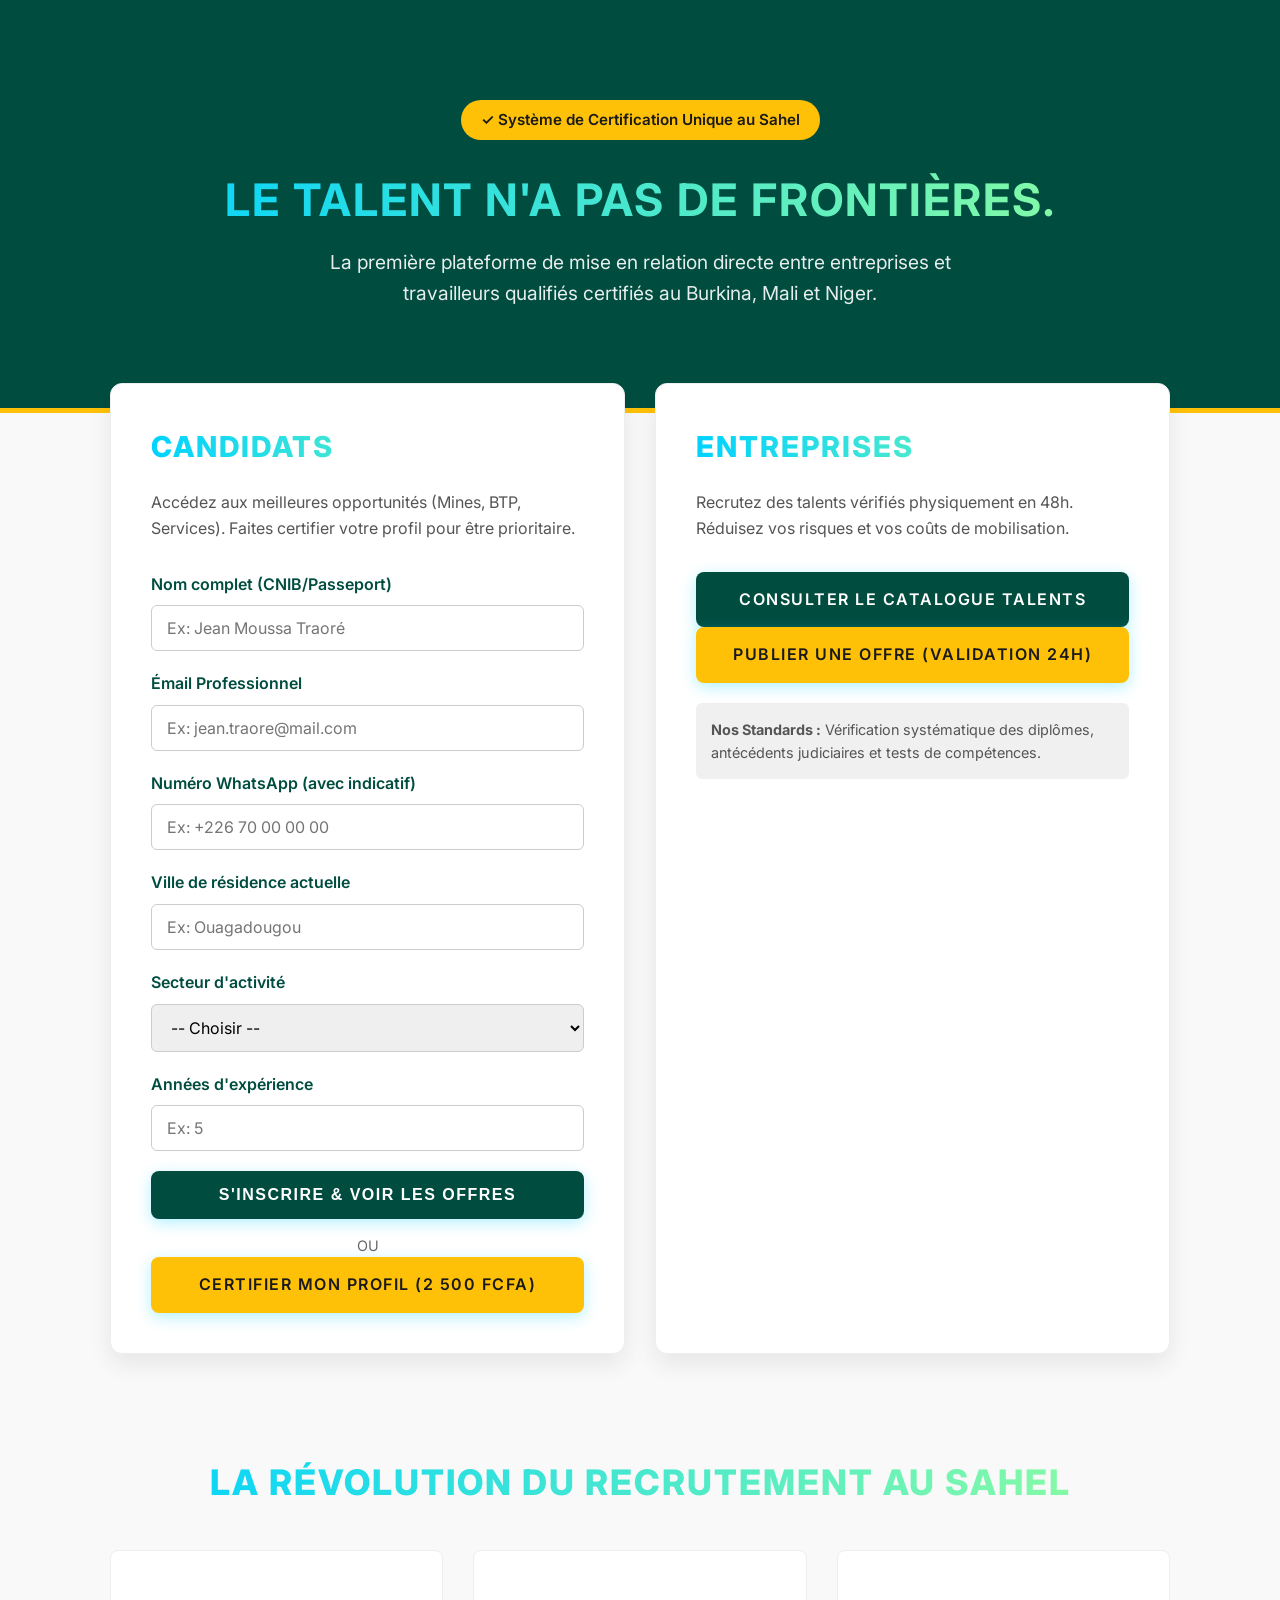
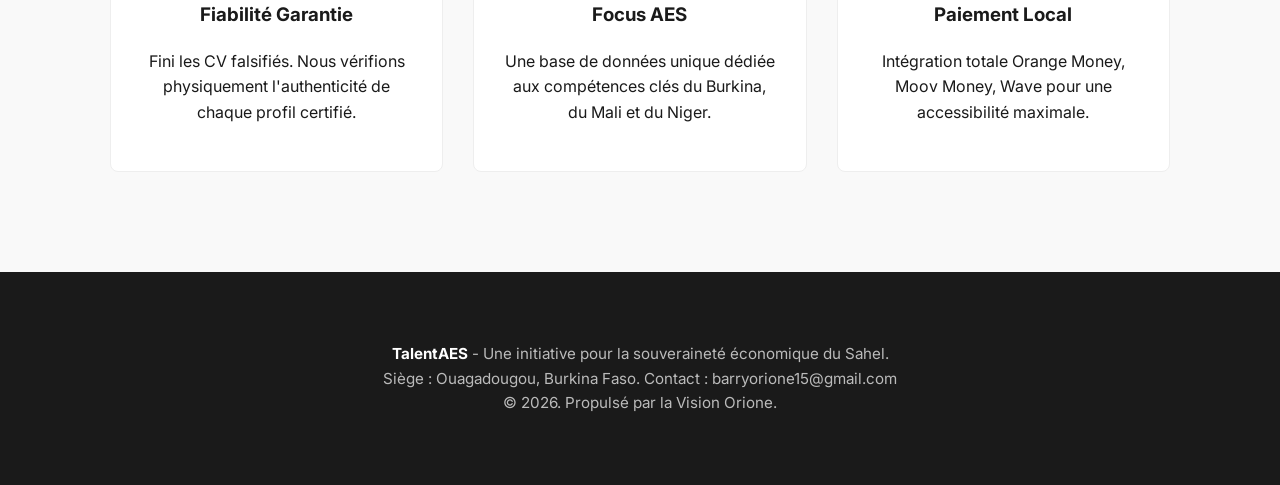
<file: index.html>
<!DOCTYPE html>
<html lang="fr">
<head>
    <meta charset="UTF-8">
    <meta name="viewport" content="width=device-width, initial-scale=1.0">
    <title>TalentAES | Le Recrutement Certifié au Sahel (Burkina, Mali, Niger)</title>
    <link href="https://fonts.googleapis.com/css2?family=Inter:wght@400;600;700&display=swap" rel="stylesheet">
    
    <link rel="stylesheet" href="/style.css">

    <script src="https://identity.netlify.com/v1/netlify-identity-widget.js"></script>
    <script>
      if (window.netlifyIdentity) {
        window.netlifyIdentity.on("init", user => {
          if (!user) {
            window.netlifyIdentity.on("login", () => {
              document.location.href = "/admin/";
            });
          }
        });
      }
    </script>

    <style>
        :root { 
            --primary: #004d40; /* Vert émeraude profond */
            --secondary: #ffc107; /* Jaune ambre */
            --dark: #1a1a1a; 
            --light: #f9f9f9; 
            --white: #ffffff;
            --success: #2ecc71;
            --error: #e74c3c;
        }
        
        * { box-sizing: border-box; }
        body { font-family: 'Inter', sans-serif; margin: 0; padding: 0; color: var(--dark); background: var(--light); line-height: 1.6; }
        .container { max-width: 1100px; margin: auto; padding: 20px; }
        header { background: var(--primary); color: var(--white); padding: 80px 20px; text-align: center; border-bottom: 5px solid var(--secondary); }
        header h1 { font-size: 2.8rem; margin: 10px 0; font-weight: 700; }
        header p { font-size: 1.2rem; max-width: 700px; margin: auto; opacity: 0.9; }
        .badge-verified { background: var(--secondary); color: var(--dark); padding: 8px 20px; border-radius: 25px; font-weight: 600; font-size: 0.95rem; display: inline-block; margin-bottom: 15px; }
        .main-grid { display: grid; grid-template-columns: repeat(auto-fit, minmax(320px, 1fr)); gap: 30px; margin-top: -50px; }
        .card { background: var(--white); padding: 40px; border-radius: 12px; box-shadow: 0 10px 25px rgba(0,0,0,0.08); border: 1px solid #eee; transition: transform 0.3s; }
        .card:hover { transform: translateY(-5px); }
        .card h2 { color: var(--primary); font-size: 1.8rem; margin-top: 0; }
        .card p { color: #555; margin-bottom: 30px; }
        .btn { display: inline-block; padding: 15px 30px; border-radius: 8px; text-decoration: none; font-weight: 600; text-align: center; transition: 0.3s; width: 100%; border: none; cursor: pointer; font-size: 1rem; }
        .btn-primary { background: var(--primary); color: var(--white); }
        .btn-primary:hover { background: #003d33; }
        .btn-secondary { background: var(--secondary); color: var(--dark); }
        .btn-secondary:hover { background: #e6ac00; }
        .form-group { margin-bottom: 20px; text-align: left; }
        label { display: block; margin-bottom: 8px; font-weight: 600; color: var(--primary); }
        input, select, textarea { width: 100%; padding: 12px 15px; border: 1px solid #ccc; border-radius: 6px; font-family: 'Inter', sans-serif; font-size: 1rem; }
        .section-title { text-align: center; margin-top: 80px; margin-bottom: 40px; color: var(--primary); font-size: 2.2rem; }
        .features-grid { display: grid; grid-template-columns: repeat(auto-fit, minmax(250px, 1fr)); gap: 30px; text-align: center; }
        .feature-item { background: var(--white); padding: 30px; border-radius: 8px; border: 1px solid #eee; }
        footer { background: var(--dark); color: rgba(255,255,255,0.7); text-align: center; padding: 50px 20px; margin-top: 80px; font-size: 0.95rem; }
        footer strong { color: var(--white); }
        #notification { position: fixed; top: 20px; right: 20px; padding: 15px 25px; border-radius: 8px; color: white; display: none; z-index: 1000; box-shadow: 0 4px 12px rgba(0,0,0,0.2); }
        .notif-success { background-color: var(--success); }
        .notif-error { background-color: var(--error); }
        @media (max-width: 600px) { header h1 { font-size: 2rem; } .card { padding: 25px; } }
    </style>
</head>
<body>

<div id="notification"></div>

<header>
    <div class="container">
        <span class="badge-verified">✓ Système de Certification Unique au Sahel</span>
        <h1>Le Talent n'a pas de Frontières.</h1>
        <p>La première plateforme de mise en relation directe entre entreprises et travailleurs qualifiés certifiés au Burkina, Mali et Niger.</p>
    </div>
</header>

<div class="container">
    <div class="main-grid">
        <div class="card" id="candidat-card">
            <h2>Candidats</h2>
            <p>Accédez aux meilleures opportunités (Mines, BTP, Services). Faites certifier votre profil pour être prioritaire.</p>
            
            <form id="candidatForm">
                <div class="form-group">
                    <label>Nom complet (CNIB/Passeport)</label>
                    <input type="text" name="nom" id="nom" required placeholder="Ex: Jean Moussa Traoré">
                </div>
                <div class="form-group">
                    <label>Émail Professionnel</label>
                    <input type="email" name="email" id="email" required placeholder="Ex: jean.traore@mail.com">
                </div>
                <div class="form-group">
                    <label>Numéro WhatsApp (avec indicatif)</label>
                    <input type="tel" name="whatsapp" id="whatsapp" required placeholder="Ex: +226 70 00 00 00">
                </div>
                <div class="form-group">
                    <label>Ville de résidence actuelle</label>
                    <input type="text" name="ville" id="ville" required placeholder="Ex: Ouagadougou">
                </div>
                <div class="form-group">
                    <label>Secteur d'activité</label>
                    <select name="secteur" id="secteur" required>
                        <option value="">-- Choisir --</option>
                        <option value="Mines">Mines & Carrières</option>
                        <option value="BTP">BTP & Construction</option>
                        <option value="Logistique">Logistique & Transport</option>
                        <option value="Maintenance">Maintenance Industrielle</option>
                        <option value="Administration">Administration / RH</option>
                    </select>
                </div>
                <div class="form-group">
                    <label>Années d'expérience</label>
                    <input type="number" name="experience" id="experience" required placeholder="Ex: 5">
                </div>
                
                <button type="submit" class="btn btn-primary" id="submitBtn">S'INSCRIRE & VOIR LES OFFRES</button>
            </form>
            
            <div style="text-align: center; margin-top: 15px; font-size: 0.9rem; color: #666;">OU</div>
            
            <a href="https://my.moneyfusion.net/69c7ac9067e002263bc5ecba" class="btn btn-secondary" target="_blank">Certifier mon Profil (2 500 FCFA)</a>
        </div>

        <div class="card">
            <h2>Entreprises</h2>
            <p>Recrutez des talents vérifiés physiquement en 48h. Réduisez vos risques et vos coûts de mobilisation.</p>
            <a href="catalogue.html" class="btn btn-primary">Consulter le Catalogue Talents</a>
            <a href="https://wa.me/22669270750?text=Bonjour TalentAES, je souhaite publier une offre d'emploi" class="btn btn-secondary">Publier une Offre (Validation 24h)</a>
            <div style="margin-top: 20px; font-size: 0.9rem; color: #555; background: #f0f0f0; padding: 15px; border-radius: 6px;">
                <strong>Nos Standards :</strong> Vérification systématique des diplômes, antécédents judiciaires et tests de compétences.
            </div>
        </div>
    </div>

    <h2 class="section-title">La Révolution du Recrutement au Sahel</h2>
    <div class="features-grid">
        <div class="feature-item">
            <h3>Fiabilité Garantie</h3>
            <p>Fini les CV falsifiés. Nous vérifions physiquement l'authenticité de chaque profil certifié.</p>
        </div>
        <div class="feature-item">
            <h3>Focus AES</h3>
            <p>Une base de données unique dédiée aux compétences clés du Burkina, du Mali et du Niger.</p>
        </div>
        <div class="feature-item">
            <h3>Paiement Local</h3>
            <p>Intégration totale Orange Money, Moov Money, Wave pour une accessibilité maximale.</p>
        </div>
    </div>
</div>

<footer>
    <div class="container">
        <strong>TalentAES</strong> - Une initiative pour la souveraineté économique du Sahel.<br>
        Siège : Ouagadougou, Burkina Faso. Contact : barryorione15@gmail.com<br>
        &copy; 2026. Propulsé par la Vision Orione.
    </div>
</footer>

<script>
    const form = document.getElementById('candidatForm');
    const submitBtn = document.getElementById('submitBtn');
    const notification = document.getElementById('notification');

    form.addEventListener('submit', function(e) {
        e.preventDefault();
        submitBtn.disabled = true;
        submitBtn.innerText = 'Envoi en cours...';
        
        const nom = document.getElementById('nom').value;
        const whatsapp = document.getElementById('whatsapp').value;
        const secteur = document.getElementById('secteur').value;
        const ville = document.getElementById('ville').value;

        const monNumero = "22669270750"; 
        
        const message = `Bonjour TalentAES, nouvelle inscription candidate :%0A` +
                        `- Nom : ${nom}%0A` +
                        `- WhatsApp : ${whatsapp}%0A` +
                        `- Ville : ${ville}%0A` +
                        `- Secteur : ${secteur}`;

        showNotification('Succès ! Redirection vers les offres...', 'success');
        window.open(`https://wa.me/${monNumero}?text=${message}`, '_blank');

        setTimeout(() => {
            window.location.href = "emplois.html";
        }, 2000);
    });

    function showNotification(message, type) {
        notification.innerText = message;
        notification.className = type === 'success' ? 'notif-success' : 'notif-error';
        notification.style.display = 'block';
        setTimeout(() => { notification.style.display = 'none'; }, 5000);
    }
</script>

</body>
</html>
</file>
<file: style.css>
/* =========================================
   STYLE MODERNE & FUTURISTE - TALENT AES
   ========================================= */

:root {
  --primary: #00d2ff;    /* Bleu électrique */
  --secondary: #3a7bd5;  /* Bleu profond */
  --dark-bg: #0f172a;    /* Fond nuit moderne */
  --card-bg: rgba(255, 255, 255, 0.05); /* Effet verre */
  --glass-border: rgba(255, 255, 255, 0.1);
}

/* Fond du site avec un dégradé élégant */
body {
  background: linear-gradient(135deg, #0f172a 0%, #1e293b 100%);
  background-attachment: fixed; /* Le fond reste fixe au défilement */
  color: #f8fafc;
  font-family: 'Segoe UI', Roboto, Helvetica, Arial, sans-serif;
  line-height: 1.6;
  margin: 0;
  padding: 0;
}

/* Titres futuristes avec effet de dégradé sur le texte */
h1, h2, .titre-annonce {
  text-transform: uppercase;
  letter-spacing: 2px;
  background: linear-gradient(to right, #00d2ff, #92fe9d);
  -webkit-background-clip: text;
  -webkit-text-fill-color: transparent;
  font-weight: 800;
  margin-bottom: 20px;
}

/* --- CARTES D'ANNONCES & TALENTS (EFFET GLASSMORPHISM) --- */
.card, .offre-item, .talent-card {
  background: var(--card-bg);
  backdrop-filter: blur(12px); /* Effet flou derrière la carte */
  -webkit-backdrop-filter: blur(12px);
  border: 1px solid var(--glass-border);
  border-left: 4px solid var(--primary); /* Barre lumineuse latérale */
  border-radius: 15px;
  padding: 25px;
  margin-bottom: 20px;
  transition: all 0.4s cubic-bezier(0.175, 0.885, 0.32, 1.275);
}

/* Animation au survol des cartes */
.card:hover, .offre-item:hover, .talent-card:hover {
  transform: translateY(-8px);
  box-shadow: 0 15px 35px rgba(0, 210, 255, 0.2);
  border: 1px solid var(--primary);
  background: rgba(255, 255, 255, 0.08);
}

/* --- BOUTONS FUTURISTES --- */
button, .btn, .cta-button {
  background: linear-gradient(90deg, var(--primary), var(--secondary));
  border: none;
  border-radius: 50px;
  color: white;
  padding: 12px 30px;
  font-weight: bold;
  text-transform: uppercase;
  letter-spacing: 1.5px;
  cursor: pointer;
  box-shadow: 0 4px 15px rgba(0, 210, 255, 0.3);
  transition: all 0.3s ease;
  display: inline-block;
  text-decoration: none;
  text-align: center;
}

button:hover, .btn:hover {
  transform: scale(1.05);
  box-shadow: 0 6px 20px rgba(0, 210, 255, 0.5);
  filter: brightness(1.1);
}

/* Mise en forme des petits textes d'infos (Lieu, Métier) */
.info-label {
  color: #94a3b8;
  font-size: 0.9rem;
  font-weight: 500;
}

/* Adaptabilité Mobile */
@media (max-width: 768px) {
  .card, .offre-item {
    margin-left: 10px;
    margin-right: 10px;
  }
}
</file>
